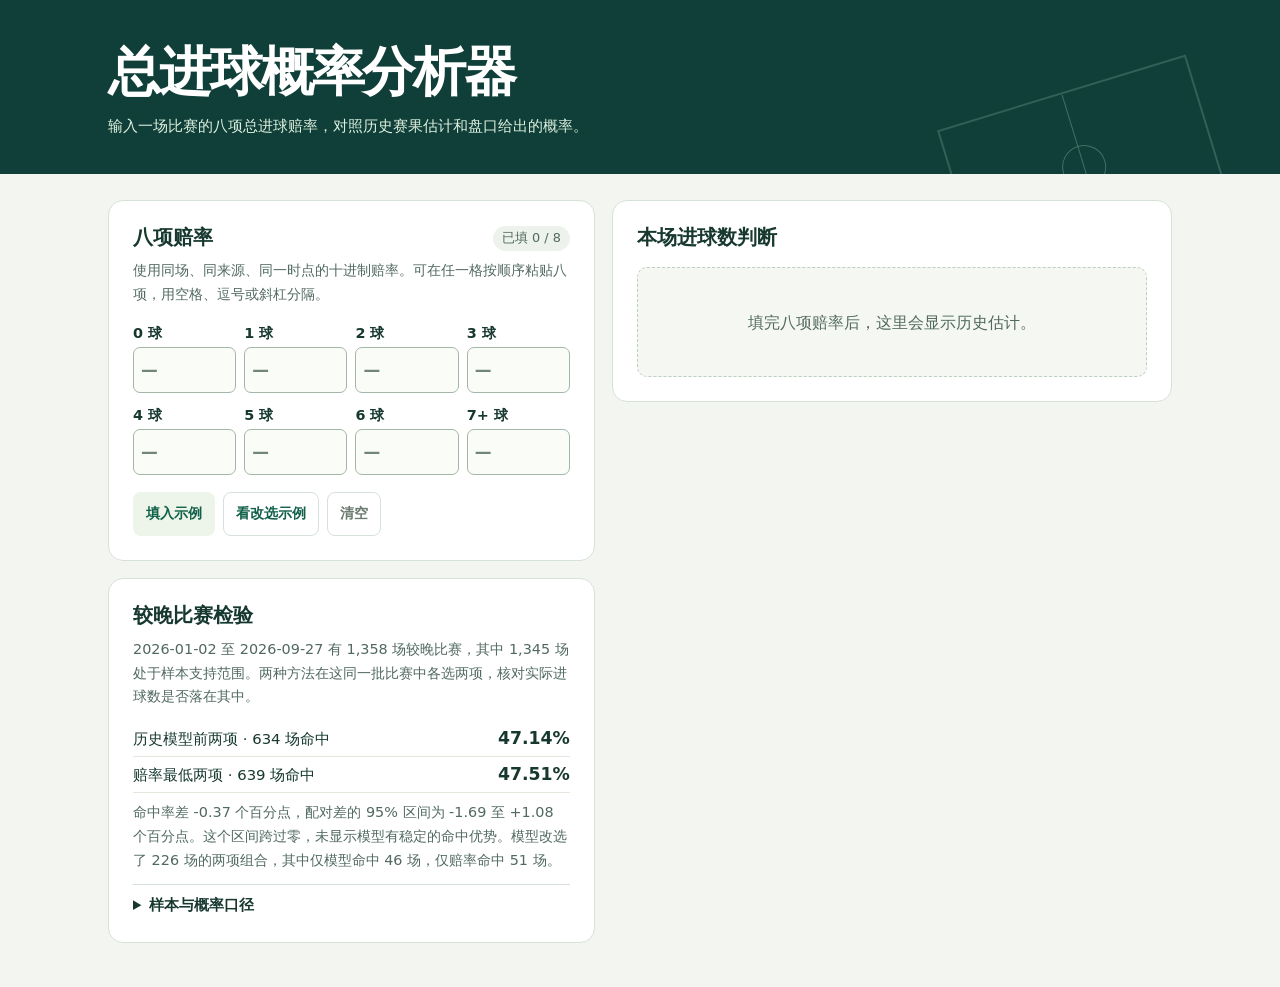
<file: index.html>
<!doctype html>
<html lang="zh-CN">
<head>
  <meta charset="utf-8">
  <meta name="viewport" content="width=device-width, initial-scale=1">
  <meta name="theme-color" content="#103f39">
  <meta name="description" content="输入同场八项总进球赔率，比较历史样本估计与赔率隐含概率，并查看两种方法的历史命中表现。">
  <title>总进球概率分析器</title>
  <style>
    :root { color-scheme:light; --ink:#16382f; --sub:#51695f; --line:#d6e1d8; --accent:#12624b; --paper:#f3f6f0; --red:#972f26;
      font-family:Inter,"PingFang SC","Microsoft YaHei",system-ui,sans-serif; font-variant-numeric:tabular-nums; color:var(--ink); background:var(--paper); }
    * { box-sizing:border-box }
    [hidden] { display:none !important }
    body,h1,h2,p { margin:0 }
    .wrap { max-width:1100px; margin:auto; padding-inline:18px }
    .hero { overflow:hidden; background:#103f39; color:#fff }
    .hero .wrap { position:relative; padding-block:40px 34px }
    .hero h1 { position:relative; z-index:1; font-size:clamp(1.95rem,5vw,3.3rem); letter-spacing:-.04em; line-height:1.2 }
    .hero p { position:relative; z-index:1; margin-top:11px; color:#def1df; font-size:.96rem; line-height:1.65; max-width:46em }
    .pitch { position:absolute; width:260px; height:155px; right:-24px; bottom:-70px; border:2px solid #5d9080; opacity:.42; transform:rotate(-17deg) }
    .pitch::before,.pitch::after { content:""; position:absolute; left:50%; top:50%; transform:translate(-50%,-50%) }
    .pitch::before { height:100%; border-left:1px solid #86b4a6 }
    .pitch::after { width:42px; height:42px; border:1px solid #86b4a6; border-radius:50% }
    main.wrap { padding-block:18px 44px }
    .layout { display:grid; gap:14px; grid-template-areas:"entry" "result" "study"; align-items:start }
    .panel { min-width:0; padding:18px; background:#fff; border:1px solid var(--line); border-radius:15px }
    .entry { grid-area:entry } .result { grid-area:result } .study { grid-area:study }
    h2 { font-size:1.24rem; line-height:1.35 }
    .section-head,.controls { display:flex; align-items:center; justify-content:space-between; gap:8px }
    .count { border-radius:20px; padding:4px 9px; background:#edf3ec; color:var(--sub); font-size:.8rem; white-space:nowrap }
    .note,.hint { margin-top:8px; color:var(--sub); font-size:.9rem; line-height:1.65 }
    .grid { display:grid; grid-template-columns:repeat(4,minmax(0,1fr)); margin:17px 0; gap:13px 8px }
    label { font-size:.9rem; font-weight:650 }
    label span { display:block; margin-bottom:4px }
    input { width:100%; min-width:0; background:#fafcf8; color:var(--ink); min-height:46px; border:1px solid #a3b6a8; border-radius:7px; padding:7px; font:inherit; font-size:1.05rem; font-weight:550 }
    input::placeholder { color:#718678 }
    input[aria-invalid=true] { border-color:var(--red); background:#fff4f0 }
    button { min-height:44px; padding:6px 12px; background:#fff; color:var(--accent); border:1px solid var(--line); border-radius:8px; font:inherit; font-size:.9rem; font-weight:650; cursor:pointer }
    button:disabled { color:#6c7a71; cursor:default }
    button:hover:not(:disabled) { background:#e3efe6 }
    .controls { justify-content:flex-start; flex-wrap:wrap }
    .example { background:#edf4e9; border-color:transparent }
    :focus-visible { outline:3px solid #438c7c; outline-offset:2px }
    .error { margin:9px 0; color:var(--red); font-size:.9rem; line-height:1.65 }
    .empty { margin-top:16px; min-height:110px; padding:18px; display:grid; place-items:center; text-align:center; background:#f5f8f2; color:var(--sub); border:1px dashed #bfcec0; border-radius:10px; line-height:1.7 }
    .summary { margin-top:14px; padding:16px; border-radius:12px; color:#fff; background:var(--accent) }
    .summary .eyebrow { font-size:.82rem; color:#daf0df }
    .leader { display:flex; justify-content:space-between; gap:8px; align-items:baseline; flex-wrap:wrap; margin-top:5px }
    .leader strong { font-size:1.45rem; line-height:1.45 }
    .leader span { font-size:1.15rem; font-weight:630 }
    .compare { margin:0; padding:10px 2px 3px; font-size:.92rem; line-height:1.6 }
    .result-evidence { margin-top:8px; padding-left:10px; border-left:3px solid #a3b8a2; font-size:.86rem; line-height:1.6; color:var(--sub) }
    .reason { color:#744f0b; background:#fbf5e4; padding:10px 12px; border-radius:7px; line-height:1.6; margin:12px 0 }
    table { width:100%; border-collapse:collapse; margin-top:12px; font-size:.92rem }
    th,td { padding:9px 3px; border-bottom:1px solid #e1e9df; text-align:right }
    thead th { color:var(--sub); font-size:.84rem; font-weight:550 }
    th:first-child { text-align:left }
    .top-row th,.top-row td:nth-child(2) { font-weight:740; color:#0d6043 }
    .top-row { background:#f1f7ef }
    .diff { color:var(--sub) }
    .study-body { margin-top:12px }
    .study-row { display:flex; justify-content:space-between; align-items:baseline; gap:8px; padding:7px 0; border-bottom:1px solid #e1e9df; font-size:.93rem }
    .study-row strong { font-size:1.08rem }
    details { margin-top:12px; border-top:1px solid var(--line) }
    summary { padding:11px 0 3px; color:var(--ink); font-size:.92rem; font-weight:650; cursor:pointer }
    a { color:var(--accent); text-underline-offset:3px }
    .sr { position:absolute; width:1px; height:1px; padding:0; margin:-1px; overflow:hidden; clip-path:inset(50%); white-space:nowrap }
    @media(max-width:550px) { .pitch { right:-185px } .hero .wrap { padding-block:25px 22px } }
    @media(max-width:370px) { .wrap { padding-inline:10px } .panel { padding:13px } input { padding:5px } th,td { padding-inline:2px } table { font-size:.87rem } }
    @media(min-width:820px) { .layout { grid-template-areas:"entry result" "study result"; grid-template-columns:minmax(0,.93fr) minmax(0,1.07fr); grid-template-rows:auto 1fr; gap:17px } main.wrap { padding-top:26px } .panel { padding:24px } }
  </style>
  <script src="./odds-core.js" defer></script>
  <script src="./goal-history-core.js" defer></script>
  <script src="./app.js" defer></script>
</head>
<body>
  <header class="hero"><div class="wrap">
    <h1>总进球概率分析器</h1>
    <p>输入一场比赛的八项总进球赔率，对照历史赛果估计和盘口给出的概率。</p>
    <div class="pitch" aria-hidden="true"></div>
  </div></header>
  <main class="wrap">
    <noscript>请启用 JavaScript 后查看历史概率分析。</noscript>
    <div class="layout">
      <section class="panel entry" aria-labelledby="input-title">
        <div class="section-head"><h2 id="input-title">八项赔率</h2><span class="count" id="count">已填 0 / 8</span></div>
        <p class="hint" id="input-hint">使用同场、同来源、同一时点的十进制赔率。可在任一格按顺序粘贴八项，用空格、逗号或斜杠分隔。</p>
        <div class="grid" id="grid" aria-describedby="input-hint"></div>
        <p id="error" class="error" role="alert" hidden></p>
        <div class="controls"><button class="example" type="button" id="example">填入示例</button><button type="button" id="changed-example">看改选示例</button><button type="button" id="clear" disabled>清空</button></div>
      </section>
      <section class="panel result" aria-labelledby="result-title">
        <h2 id="result-title">本场进球数判断</h2>
        <div id="empty" class="empty">填完八项赔率后，这里会显示历史估计。</div>
        <div id="computed" hidden>
          <div id="historical-lead" class="summary">
            <p class="eyebrow" id="leading-label">历史模型概率最高的两项</p>
            <div class="leader"><strong id="winner"></strong><span id="leading-percent"></span></div>
          </div>
          <p id="reason" class="reason" hidden></p>
          <p id="comparison" class="compare"></p>
          <p id="example-source" class="note" hidden></p>
          <p id="result-evidence" class="result-evidence" hidden></p>
          <table aria-label="八项总进球概率对照">
            <thead><tr><th scope="col">进球</th><th scope="col">模型估计</th><th scope="col">分组实频</th><th scope="col">赔率隐含</th><th scope="col">差值¹</th></tr></thead>
            <tbody id="ranking"></tbody>
          </table>
          <p class="note" id="ranking-note"></p>
          <details id="club-panel" hidden>
            <summary>同一大小球概率档的联赛赛果</summary>
            <p class="note" id="club-note"></p>
            <table aria-label="大小球概率同档的进球实频"><tbody id="club-frequencies"></tbody></table>
          </details>
        </div>
        <p role="status" id="announcement" class="sr"></p>
      </section>
      <section class="panel study" aria-labelledby="study-title">
        <h2 id="study-title">较晚比赛检验</h2>
        <p class="note" id="study-intro">正在载入历史样本统计…</p>
        <div id="study-metrics" class="study-body" hidden></div>
        <p class="note" id="validation-note"></p>
        <details>
          <summary>样本与概率口径</summary>
          <p id="method" class="note"></p>
          <p class="note">采用比赛日前已发布的较早八项报价。每场的比赛编号、日期、对阵及常规时间比分均与体彩赛果交叉核对，按日期抽查的 12 场八项报价与发布时间也与官网一致。回溯检验按日期划分，临场报价仍需单独验证。<a href="https://www.sporttery.cn/jc/zqsgkj/">体彩赛果</a> · <a href="https://github.com/qqyg000/lottery-football/blob/624a8346c27bf5e88473efcdf47e0e370001a1c5/src/main/resources/data/historical_odds_data.csv">八项报价归档</a></p>
          <p class="note">赔率隐含概率按八项赔率的倒数归一化。7+ 包含 7 球及以上，赛果采用常规时间和伤停补时。输入及计算都在浏览器内完成。</p>
        </details>
      </section>
    </div>
  </main>
</body>
</html>
</file>
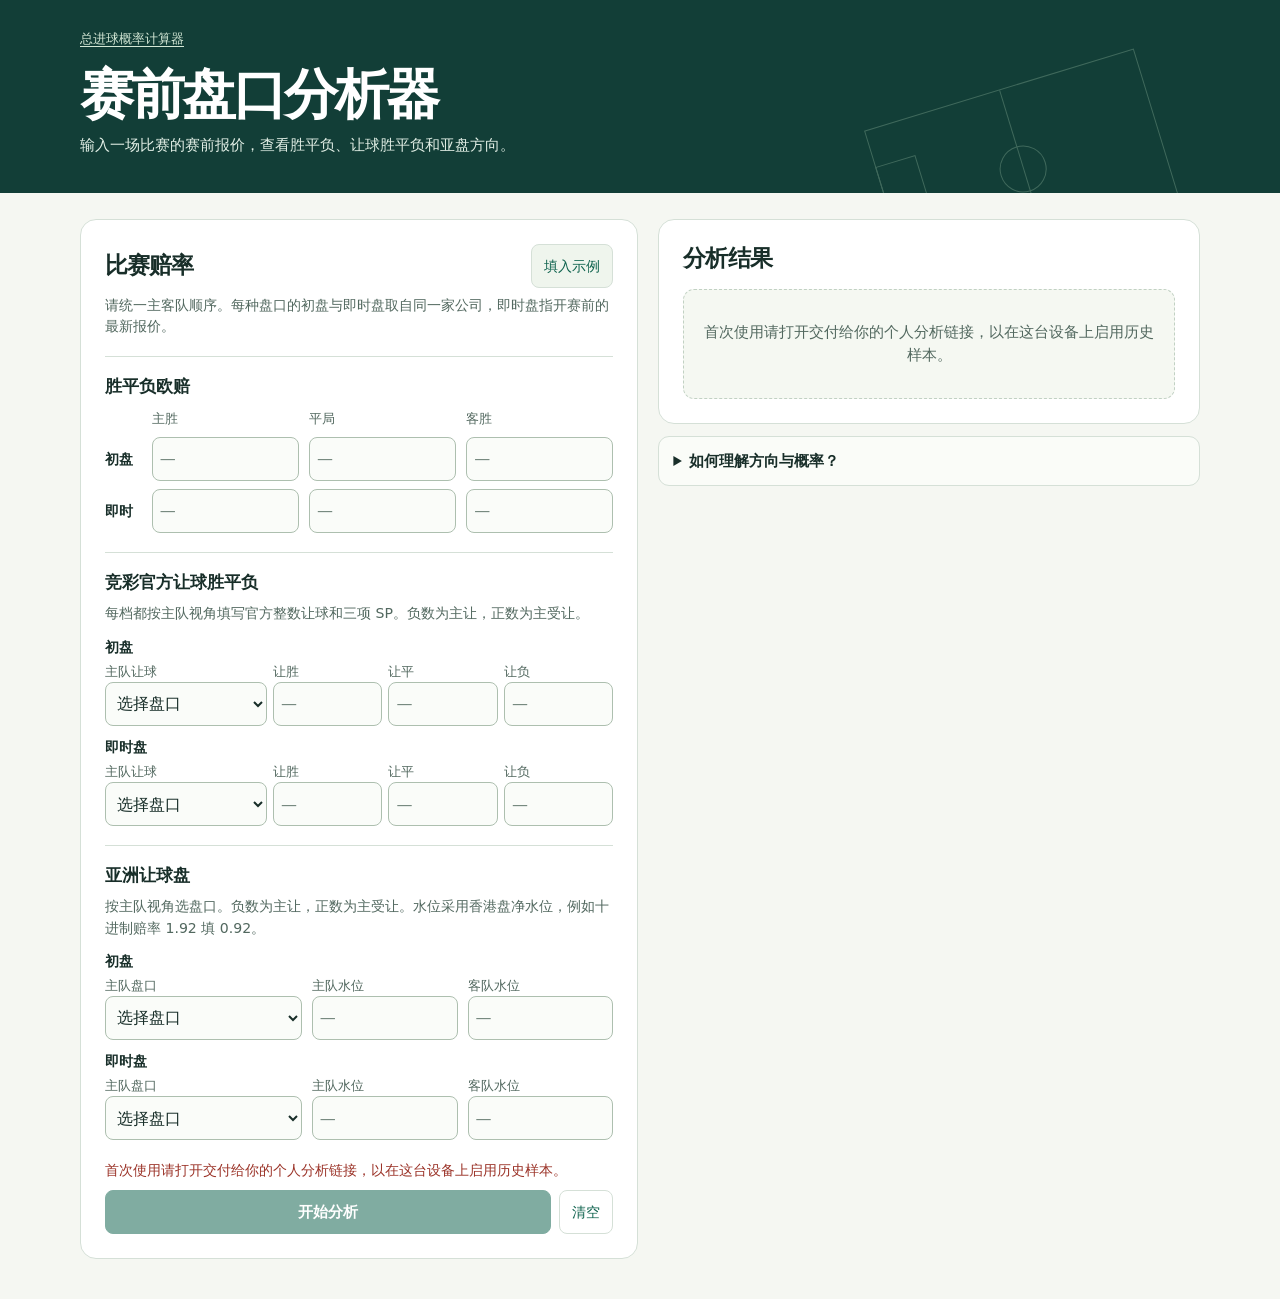
<file: markets/index.html>
<!doctype html>
<html lang="zh-CN">
<head>
  <meta charset="utf-8">
  <meta name="viewport" content="width=device-width, initial-scale=1">
  <meta name="theme-color" content="#123e37">
  <meta name="description" content="输入同一场比赛的赛前欧赔、竞彩让球胜平负和亚洲让球盘，查看三个市场的概率和方向。">
  <title>赛前盘口分析器</title>
  <link rel="stylesheet" href="./style.css">
  <script defer src="./model-loader.js"></script>
  <script defer src="./history-core.js"></script>
  <script defer src="./hhad-core.js"></script>
  <script defer src="./engine.js"></script>
  <script defer src="./app.js"></script>
</head>
<body>
  <header class="mast">
    <div class="container mast-content">
      <a class="sibling" href="https://bravono169.github.io/total-goals-calculator/">总进球概率计算器</a>
      <h1>赛前盘口分析器</h1>
      <p>输入一场比赛的赛前报价，查看胜平负、让球胜平负和亚盘方向。</p>
      <div aria-hidden="true" class="pitch"><i></i></div>
    </div>
  </header>
  <main class="container layout">
    <noscript>请启用 JavaScript 以加载计算功能。</noscript>
    <form id="quotes" class="card" novalidate autocomplete="off">
      <div class="card-cap"><h2>比赛赔率</h2><button type="button" class="sample" id="example">填入示例</button></div>
      <p class="hint">请统一主客队顺序。每种盘口的初盘与即时盘取自同一家公司，即时盘指开赛前的最新报价。</p>
      <fieldset>
        <legend>胜平负欧赔</legend>
        <div class="odds-block" id="euro-fields"></div>
      </fieldset>
      <fieldset>
        <legend>竞彩官方让球胜平负</legend>
        <p class="hint">每档都按主队视角填写官方整数让球和三项 SP。负数为主让，正数为主受让。</p>
        <div class="ah-slots" id="official-fields"></div>
      </fieldset>
      <fieldset>
        <legend>亚洲让球盘</legend>
        <p class="hint">按主队视角选盘口。负数为主让，正数为主受让。水位采用香港盘净水位，例如十进制赔率 1.92 填 0.92。</p>
        <div class="ah-slots" id="asian-fields"></div>
      </fieldset>
      <div class="form-end">
        <p id="form-status" class="hint" role="status">正在载入历史统计参数…</p>
        <div class="controls">
          <button type="submit" id="analyze" class="primary" disabled>开始分析</button>
          <button type="button" class="secondary" id="clear">清空</button>
        </div>
      </div>
    </form>
    <section class="result-area" aria-labelledby="result-heading">
      <div class="card result-card">
        <div class="card-cap"><h2 id="result-heading" tabindex="-1">分析结果</h2><span id="sample-tag" hidden>示例数据</span></div>
        <p id="empty" class="empty">填完三组赛前报价，点击「开始分析」查看方向和概率。</p>
        <div id="output" hidden></div>
      </div>
      <details class="notes">
        <summary>如何理解方向与概率？</summary>
        <p>普通胜平负使用常规 90 分钟及伤停补时的比分。官方让球以主队净胜球加官方让球数判定，大于零为让胜，等于零为让平，小于零为让负。主队 -1 球时，主队恰好赢一球就是让平。</p>
        <p>官方 SP 和欧赔的市场隐含概率均按三项赔率倒数归一化。页面同时给出可用的历史统计估计。各项按完整精度比较，百分比经四舍五入。</p>
        <p>亚盘按即时盘口结算。四分之一盘拆成相邻两个半球或整数盘口，各占一半。主队 -0.25 球打平为主队输半、客队赢半。方向按赢盘概率（赢全或赢半）比较，表中单列走盘、输半和输全。</p>
        <p id="study-note"></p>
        <p id="holdout-note"></p>
        <p id="official-study-note"></p>
        <p>赔率仅在当前浏览器中计算。</p>
      </details>
    </section>
  </main>
</body>
</html>
</file>
<file: markets/style.css>
:root {
  color-scheme: light;
  font-family: "Inter", "PingFang SC", "Microsoft YaHei", system-ui, sans-serif;
  font-variant-numeric: tabular-nums;
  --ink: #182e29;
  --sub: #52685f;
  --green: #0e624d;
  --line: #d5e0d7;
  --paper: #f5f7f2;
  --warn: #89460b;
}
* { box-sizing: border-box; }
[hidden] { display: none !important; }
body { margin: 0; color: var(--ink); background: var(--paper); line-height: 1.5; }
h1, h2, h3, p { margin: 0; }
input, select, button { font: inherit; color: inherit; }
:focus-visible { outline: 3px solid #399b83; outline-offset: 3px; }
.container { width: min(calc(100% - 32px), 1120px); margin-inline: auto; }
.mast { background: #123e37; color: #fff; overflow: hidden; }
.mast-content { position: relative; padding-block: 19px 28px; }
.mast-content > :not(.pitch) { position: relative; z-index: 1; }
.sibling { display: inline-block; font-size: .84rem; color: #d4e8d6; text-underline-offset: .2em; }
h1 { line-height: 1.1; margin-block: 15px 10px; font-size: clamp(2rem, 4.2vw, 3.4rem); letter-spacing: -.055em; }
.mast p { max-width: 39em; color: #e2efe6; font-size: .96rem; }
.pitch { position: absolute; right: -110px; bottom: -58px; width: 282px; height: 165px; border: 1px solid; color: #a3c7ac; opacity: .17; transform: rotate(-17deg); }
.pitch::before, .pitch::after, .pitch i { position: absolute; content: ""; }
.pitch::before { top: 0; left: 50%; height: 100%; border-left: 1px solid; }
.pitch::after { border: 1px solid; border-radius: 50%; width: 45px; height: 45px; left: 50%; top: 50%; transform: translate(-50%,-50%); }
.pitch i { top: 23%; bottom: 23%; left: -1px; width: 42px; border: 1px solid; }
.layout { display: grid; align-items: start; gap: 16px; padding-block: 18px 40px; }
.layout > * { min-width: 0; }
.card { border: 1px solid var(--line); border-radius: 16px; padding: 18px; background: #fff; }
.card-cap, .lead { display: flex; align-items: baseline; justify-content: space-between; flex-wrap: wrap; gap: 6px 12px; }
.card-cap { align-items: center; }
h2 { font-size: 1.42rem; line-height: 1.3; letter-spacing: -.04em; }
.hint, .caption { margin-top: 7px; color: var(--sub); font-size: .88rem; }
fieldset, .item { min-width: 0; padding: 0; margin: 19px 0 0; border: 0; }
fieldset::before, .item::before { display: block; content: ""; height: 1px; background: var(--line); margin-bottom: 17px; }
legend { float: left; display: block; margin: 0 0 8px; padding: 0; width: 100%; }
fieldset::before { float: left; width: 100%; }
fieldset > :not(legend) { clear: both; }
legend, h3 { font-size: 1.06rem; font-weight: 720; }
.odds-block { display: grid; grid-template-columns: 2.3em repeat(3,minmax(0,1fr)); gap: 8px 6px; align-items: center; }
.odds-block .col, .time, label { color: var(--sub); font-size: .84rem; }
.col { margin-top: 1px; }
.row-title { font-size: .86rem; font-weight: 600; }
input,select { width: 100%; min-width: 0; max-width: 100%; display: block; height: 44px; padding: 7px; border: 1px solid #adbfaf; border-radius: 8px; background:#fafcf9; color:var(--ink); font-size: 1rem; }
input::placeholder { color:#76897f; }
[aria-invalid="true"] { border-color:#aa362c; background:#fff6f1; }
.line-input { margin: 4px 0 7px; }
.line-input label { display: inline-block; margin-bottom: 4px; }
.ah-slots { margin-top: 12px; }
.ah-row { display: grid; grid-template-columns: minmax(0,1.35fr) repeat(2,minmax(0,1fr)); gap: 6px; }
.ah-fields + .ah-fields { margin-top: 11px; }
.ah-title { font-size: .88rem; font-weight: 650; margin-bottom: 4px; }
.ah-row label { display: block; }
.ah-row .line-input { margin: 0; }
.ah-row .line-input label { margin: 0; }
.official-row { display: grid; grid-template-columns: minmax(0,1.48fr) repeat(3,minmax(0,1fr)); gap: 6px; }
.official-row label { display: block; }
.official-row .line-input, .official-row .line-input label { margin: 0; }
.custom-line { grid-column: 1/-1; margin-top: 5px; }
.form-end { margin-top: 20px; }
.controls { display: flex; gap: 8px; margin-top: 9px; }
button { border-radius: 8px; font-size: .94rem; min-height: 44px; padding: 8px 12px; cursor: pointer; }
button:disabled { opacity: .52; cursor: default; }
.sample, .secondary { font-size: .88rem; border: 1px solid var(--line); color: var(--green); background: #fff; }
.sample { background: #eff5ed; }
.primary { border: 1px solid var(--green); background: var(--green); color: white; font-weight: 650; flex: 1; }
button:not(:disabled):hover { filter: brightness(.96); }
#form-status.error { color: #9b3328; }
.empty { display: grid; place-items: center; border: 1px dashed #c1d1c3; border-radius: 11px; margin-top: 15px; padding: 20px 14px; min-height: 110px; text-align:center; color:var(--sub); font-size:.95rem; background:#f5f8f2; }
#sample-tag { color:var(--green); font-size:.82rem; font-weight:600; }
.item { margin-top: 15px; }
.lead { background:#edf5ee; border-radius:8px; margin:9px 0; padding:10px 12px; align-items:center; }
.lead strong { color:#0d563e; font-size:1.08rem; }
.lead span { font-size:.94rem; font-weight:650; color:#254f3e; }
.caption { font-size:.86rem; }
.item h4 { font-size:.93rem; font-weight:650; margin:14px 0 2px; }
.draw-reference { margin-top:8px; padding:8px 11px; color:#355347; border-left:3px solid #8baa80; background:#f5f8f0; font-size:.87rem; }
table { width: 100%; border-collapse: collapse; font-size:.91rem; margin-top:8px; }
th, td { padding:7px 3px; text-align:right; }
th:first-child, td:first-child { text-align:left; }
thead th { color: var(--sub); font-size:.80rem; font-weight:550; }
td, tbody th { border-top:1px solid #e5ede5; white-space:nowrap; }
tbody th { font-weight:630; }
.draw { background:#f5f8f0; }
.warning { border-left:3px solid #bd852e; background:#fff7e9; padding:8px 11px; color:#74471d; font-size:.87rem; margin-top:12px; }
.notes { margin-top:12px; border:1px solid var(--line); border-radius:11px; padding:0 14px; background:#fafcf8; }
summary { cursor:pointer; padding:13px 0; font-weight:650; font-size:.94rem; }
.notes p { margin-bottom:12px; color:var(--sub); font-size:.87rem; }
@media(min-width:800px) {
  .mast-content { padding-block:26px 36px; }
  .pitch { right:36px; opacity:.31; }
  .layout { grid-template-columns:minmax(0,1fr) minmax(0,.97fr); gap:20px; padding-top:26px; }
  .card { padding:24px; }
  .odds-block,.ah-row { column-gap:10px; }
}
@media(max-width:365px) {
  .container { width:calc(100% - 20px); }
  .card { padding:14px; }
  .ah-row { grid-template-columns:minmax(0,1.25fr) repeat(2,minmax(0,1fr)); }
  td, th { padding-inline:1px; }
}
</file>
